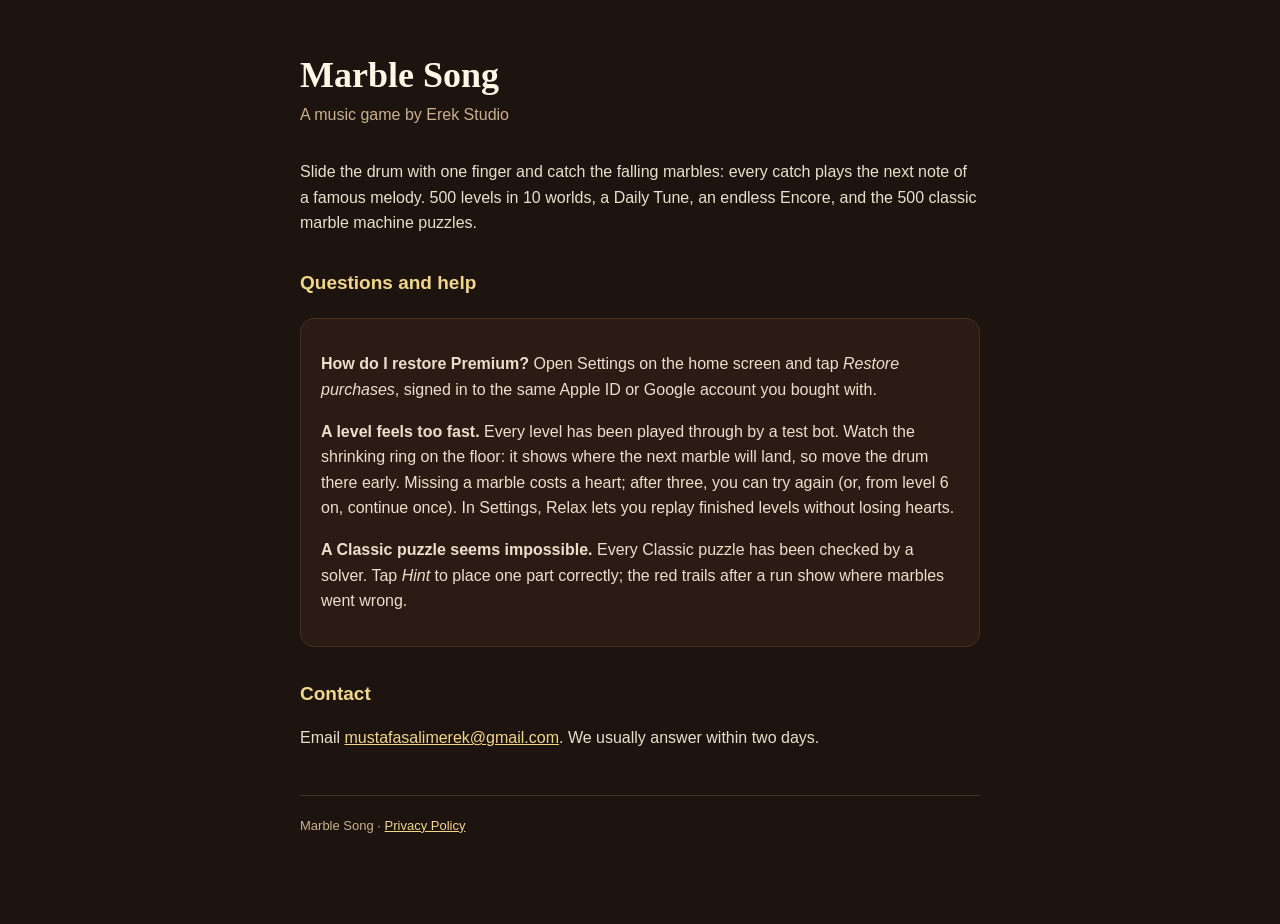
<file: index.html>
<!doctype html>
<html lang="en">
<head>
<meta charset="utf-8">
<meta name="viewport" content="width=device-width, initial-scale=1">
<title>Marble Song — Support</title>
<link rel="stylesheet" href="style.css">
</head>
<body>
<main>
  <h1>Marble Song</h1>
  <p class="sub">A music game by Erek Studio</p>
  <p>Slide the drum with one finger and catch the falling marbles: every catch plays the next note of a famous melody. 500 levels in 10 worlds, a Daily Tune, an endless Encore, and the 500 classic marble machine puzzles.</p>

  <h2>Questions and help</h2>
  <div class="card">
    <p><strong>How do I restore Premium?</strong> Open Settings on the home screen and tap <em>Restore purchases</em>, signed in to the same Apple ID or Google account you bought with.</p>
    <p><strong>A level feels too fast.</strong> Every level has been played through by a test bot. Watch the shrinking ring on the floor: it shows where the next marble will land, so move the drum there early. Missing a marble costs a heart; after three, you can try again (or, from level 6 on, continue once). In Settings, Relax lets you replay finished levels without losing hearts.</p>
    <p><strong>A Classic puzzle seems impossible.</strong> Every Classic puzzle has been checked by a solver. Tap <em>Hint</em> to place one part correctly; the red trails after a run show where marbles went wrong.</p>
  </div>

  <h2>Contact</h2>
  <p>Email <a href="mailto:mustafasalimerek@gmail.com">mustafasalimerek@gmail.com</a>. We usually answer within two days.</p>

  <footer>Marble Song · <a href="privacy.html">Privacy Policy</a></footer>
</main>
</body>
</html>
</file>
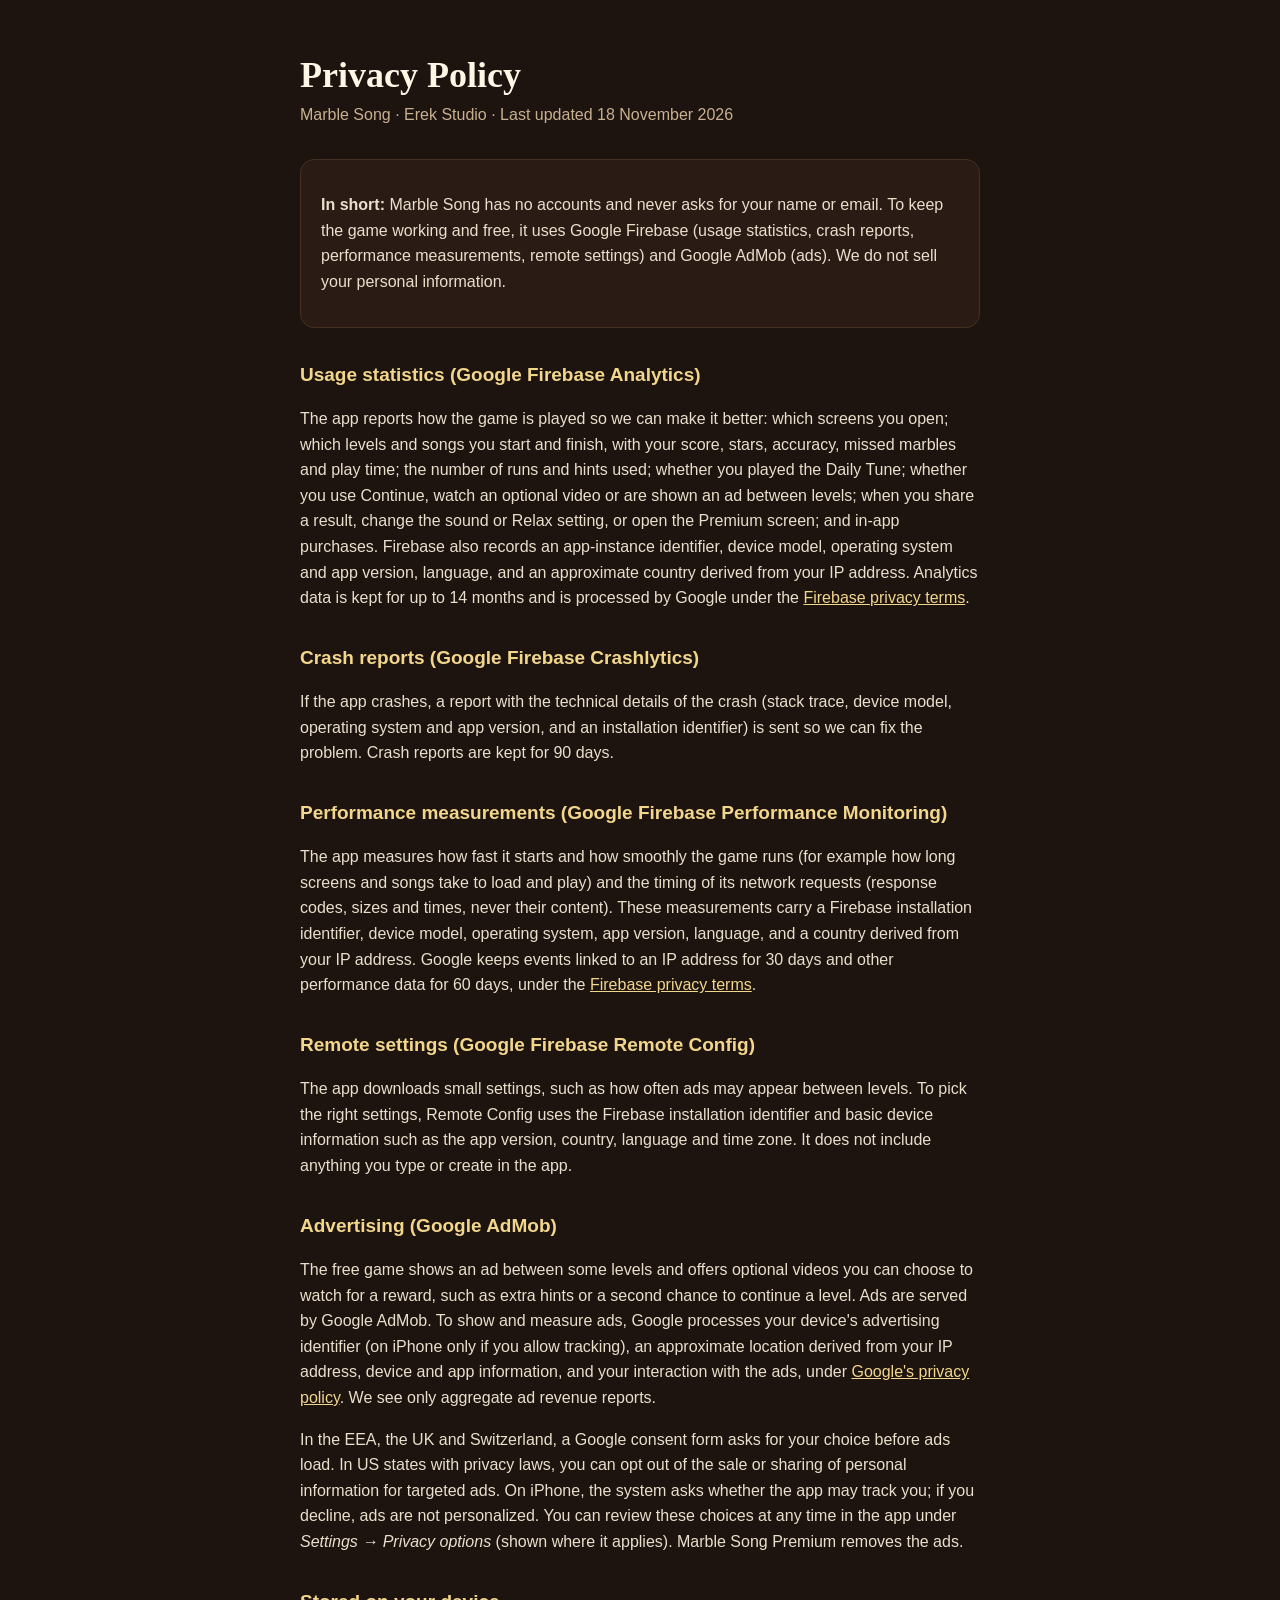
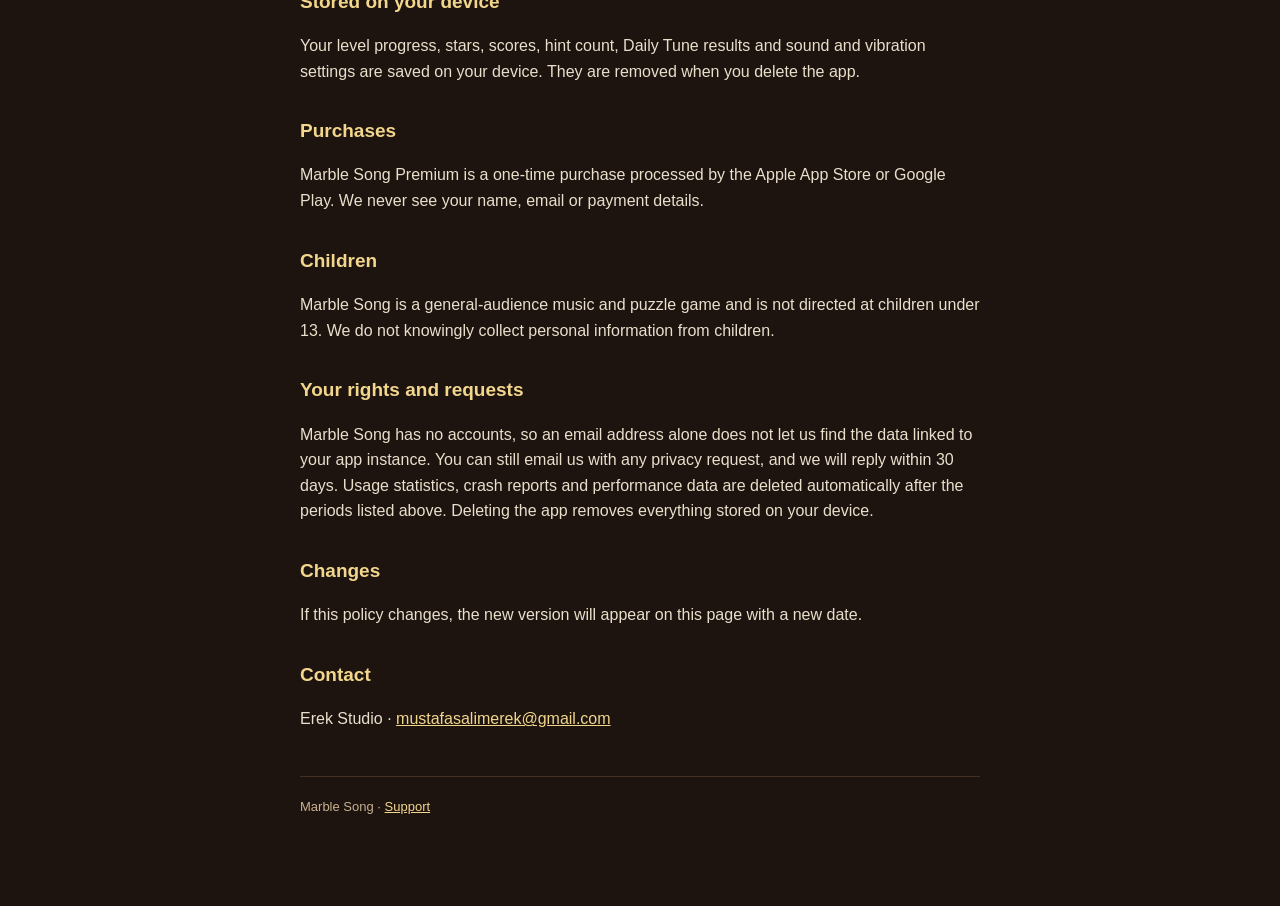
<file: privacy.html>
<!doctype html>
<html lang="en">
<head>
<meta charset="utf-8">
<meta name="viewport" content="width=device-width, initial-scale=1">
<title>Marble Song — Privacy Policy</title>
<link rel="stylesheet" href="style.css">
</head>
<body>
<main>
  <h1>Privacy Policy</h1>
  <p class="sub">Marble Song · Erek Studio · Last updated 18 November 2026</p>

  <div class="card"><p><strong>In short:</strong> Marble Song has no accounts and never asks for your name or email. To keep the game working and free, it uses Google Firebase (usage statistics, crash reports, performance measurements, remote settings) and Google AdMob (ads). We do not sell your personal information.</p></div>

  <h2>Usage statistics (Google Firebase Analytics)</h2>
  <p>The app reports how the game is played so we can make it better: which screens you open; which levels and songs you start and finish, with your score, stars, accuracy, missed marbles and play time; the number of runs and hints used; whether you played the Daily Tune; whether you use Continue, watch an optional video or are shown an ad between levels; when you share a result, change the sound or Relax setting, or open the Premium screen; and in-app purchases. Firebase also records an app-instance identifier, device model, operating system and app version, language, and an approximate country derived from your IP address. Analytics data is kept for up to 14 months and is processed by Google under the <a href="https://firebase.google.com/support/privacy">Firebase privacy terms</a>.</p>

  <h2>Crash reports (Google Firebase Crashlytics)</h2>
  <p>If the app crashes, a report with the technical details of the crash (stack trace, device model, operating system and app version, and an installation identifier) is sent so we can fix the problem. Crash reports are kept for 90 days.</p>

  <h2>Performance measurements (Google Firebase Performance Monitoring)</h2>
  <p>The app measures how fast it starts and how smoothly the game runs (for example how long screens and songs take to load and play) and the timing of its network requests (response codes, sizes and times, never their content). These measurements carry a Firebase installation identifier, device model, operating system, app version, language, and a country derived from your IP address. Google keeps events linked to an IP address for 30 days and other performance data for 60 days, under the <a href="https://firebase.google.com/support/privacy">Firebase privacy terms</a>.</p>

  <h2>Remote settings (Google Firebase Remote Config)</h2>
  <p>The app downloads small settings, such as how often ads may appear between levels. To pick the right settings, Remote Config uses the Firebase installation identifier and basic device information such as the app version, country, language and time zone. It does not include anything you type or create in the app.</p>

  <h2>Advertising (Google AdMob)</h2>
  <p>The free game shows an ad between some levels and offers optional videos you can choose to watch for a reward, such as extra hints or a second chance to continue a level. Ads are served by Google AdMob. To show and measure ads, Google processes your device's advertising identifier (on iPhone only if you allow tracking), an approximate location derived from your IP address, device and app information, and your interaction with the ads, under <a href="https://policies.google.com/technologies/partner-sites">Google's privacy policy</a>. We see only aggregate ad revenue reports.</p>
  <p>In the EEA, the UK and Switzerland, a Google consent form asks for your choice before ads load. In US states with privacy laws, you can opt out of the sale or sharing of personal information for targeted ads. On iPhone, the system asks whether the app may track you; if you decline, ads are not personalized. You can review these choices at any time in the app under <em>Settings → Privacy options</em> (shown where it applies). Marble Song Premium removes the ads.</p>

  <h2>Stored on your device</h2>
  <p>Your level progress, stars, scores, hint count, Daily Tune results and sound and vibration settings are saved on your device. They are removed when you delete the app.</p>

  <h2>Purchases</h2>
  <p>Marble Song Premium is a one-time purchase processed by the Apple App Store or Google Play. We never see your name, email or payment details.</p>

  <h2>Children</h2>
  <p>Marble Song is a general-audience music and puzzle game and is not directed at children under 13. We do not knowingly collect personal information from children.</p>

  <h2>Your rights and requests</h2>
  <p>Marble Song has no accounts, so an email address alone does not let us find the data linked to your app instance. You can still email us with any privacy request, and we will reply within 30 days. Usage statistics, crash reports and performance data are deleted automatically after the periods listed above. Deleting the app removes everything stored on your device.</p>

  <h2>Changes</h2>
  <p>If this policy changes, the new version will appear on this page with a new date.</p>

  <h2>Contact</h2>
  <p>Erek Studio · <a href="mailto:mustafasalimerek@gmail.com">mustafasalimerek@gmail.com</a></p>

  <footer>Marble Song · <a href="./">Support</a></footer>
</main>
</body>
</html>
</file>
<file: style.css>
:root{--bg:#1d1410;--panel:#2a1c15;--line:#45301f;--cream:#fff6e5;--muted:#c9b08f;--brass:#f2d68c;--felt:#3fa57a}
*{box-sizing:border-box}
body{margin:0;background:var(--bg);color:var(--cream);font-family:-apple-system,"Segoe UI",Roboto,Helvetica,Arial,sans-serif;line-height:1.6}
main{max-width:720px;margin:0 auto;padding:56px 20px 88px}
h1{font-family:Georgia,"Times New Roman",serif;font-size:36px;line-height:1.1;margin:0 0 6px}
.sub{color:var(--muted);margin:0 0 32px}
h2{font-size:19px;margin:32px 0 8px;color:var(--brass)}
p,li{color:#eadfcb}
a{color:var(--brass)}
.card{background:var(--panel);border:1px solid var(--line);border-radius:14px;padding:16px 20px;margin:20px 0}
footer{color:var(--muted);font-size:13px;margin-top:44px;border-top:1px solid var(--line);padding-top:20px}
</file>
